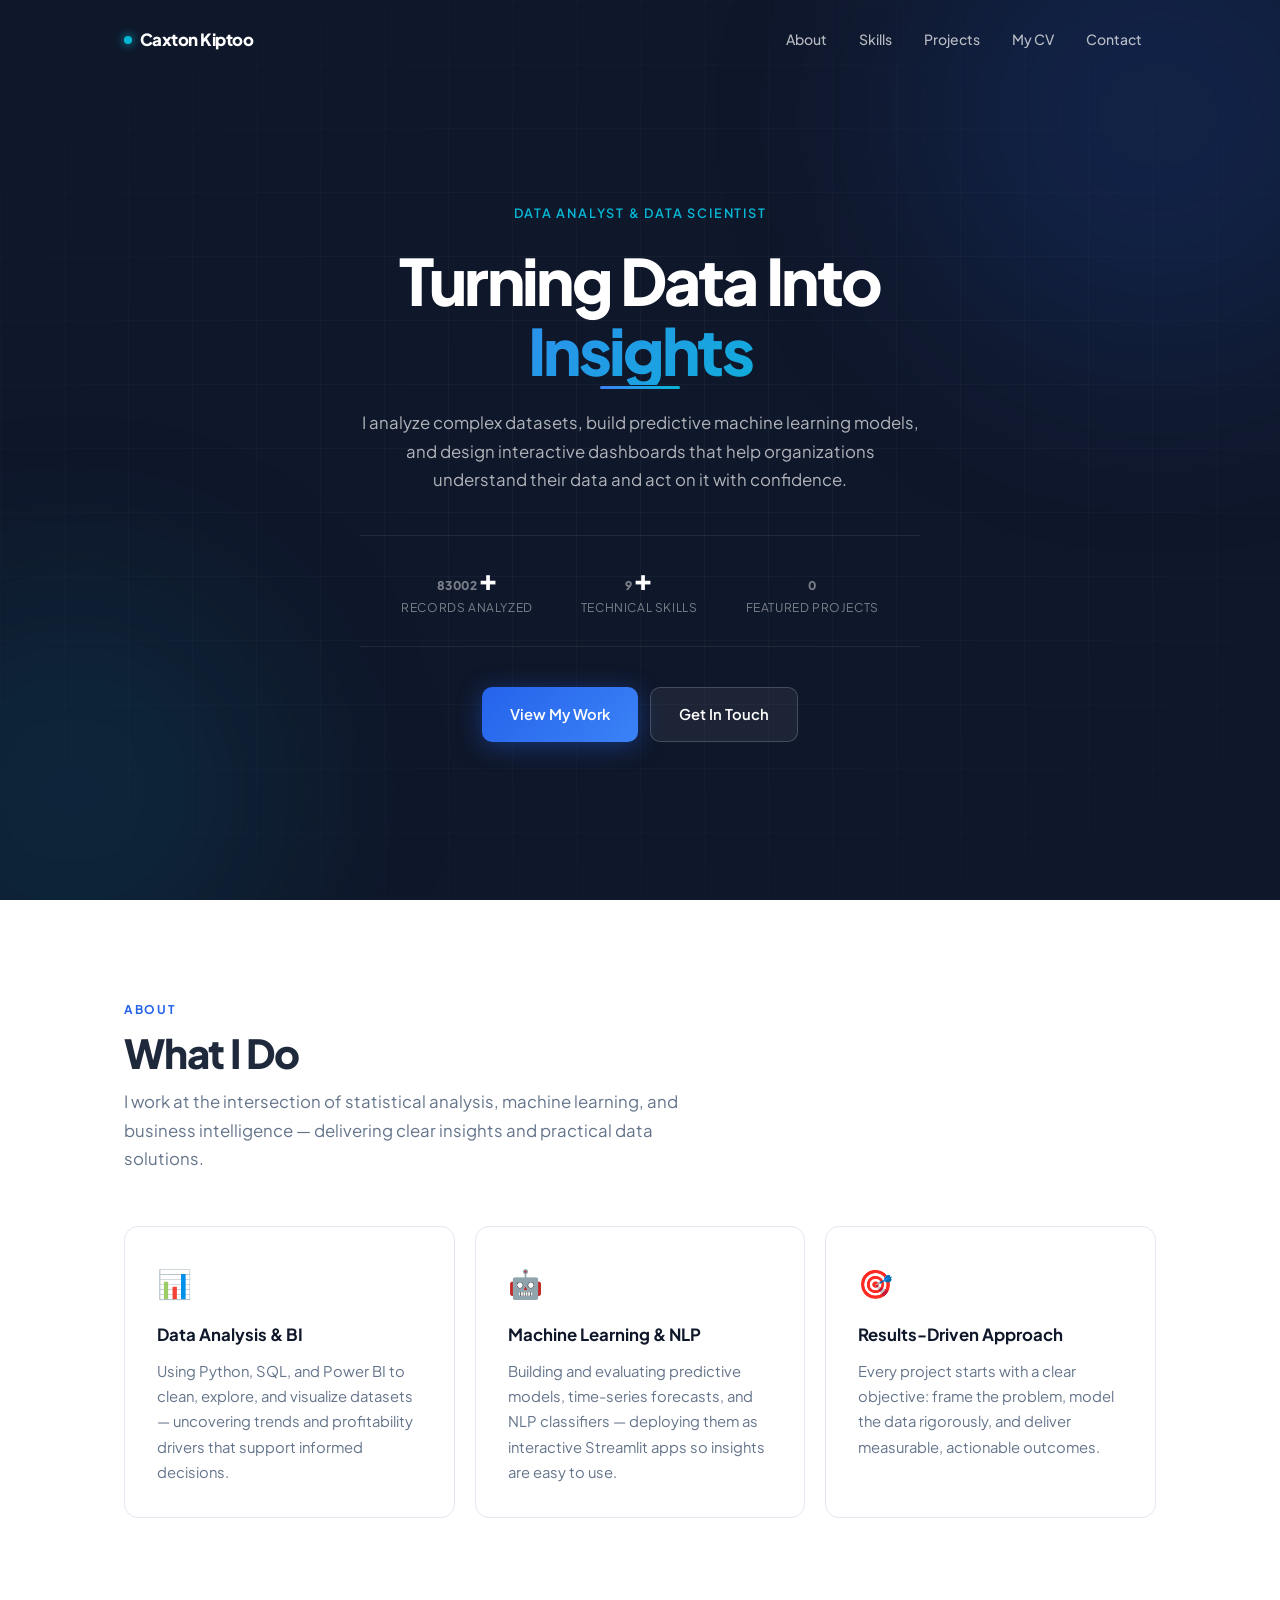
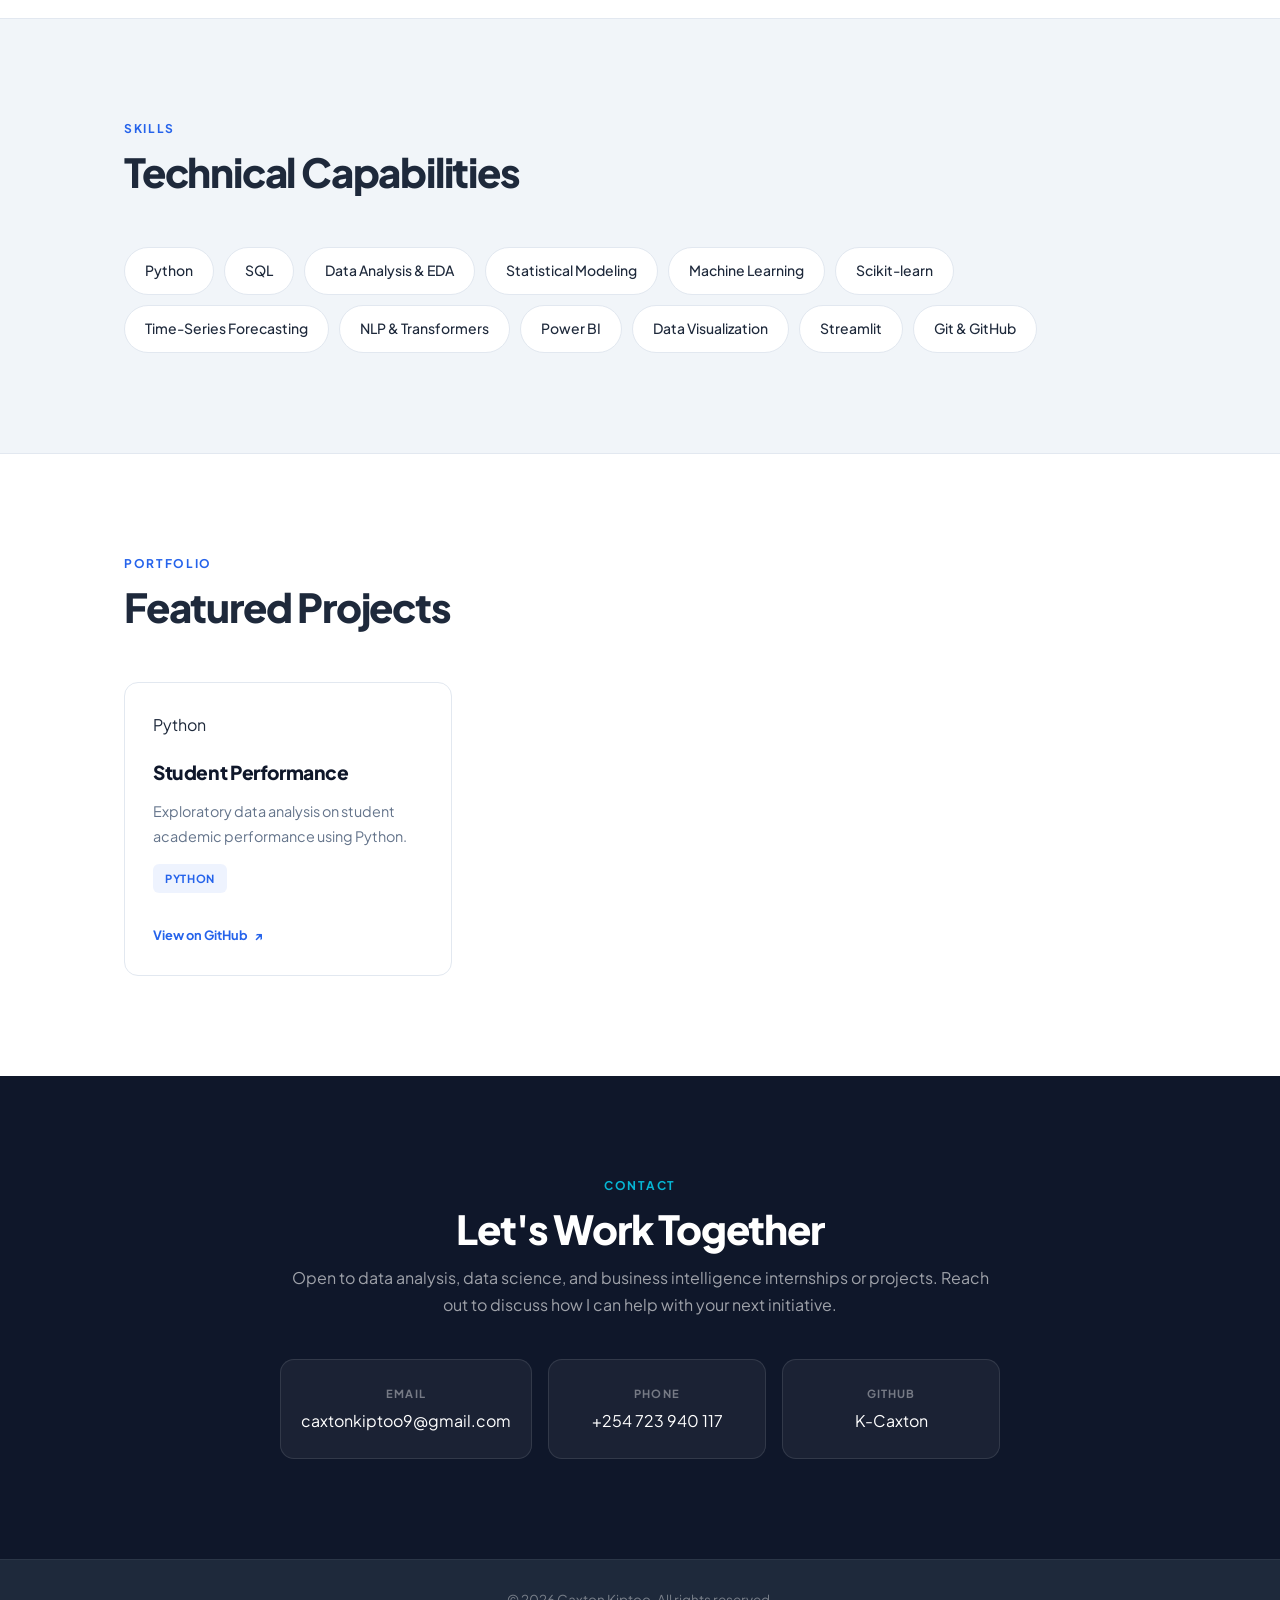
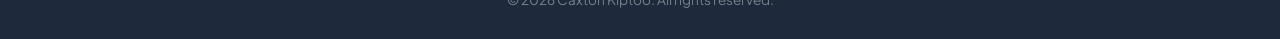
<file: index.html>
<!DOCTYPE html>
<html lang="en">
<head>
    <meta charset="UTF-8">
    <meta name="viewport" content="width=device-width, initial-scale=1.0">
    <meta name="description" content="Caxton Kiptoo — Data Analyst & Data Scientist specializing in Python, SQL, Machine Learning, and Power BI.">
    <meta name="theme-color" content="#0f172a">
    <title>Caxton Kiptoo | Data Analyst & Data Scientist</title>
    <link rel="preconnect" href="https://fonts.googleapis.com">
    <link rel="preconnect" href="https://fonts.gstatic.com" crossorigin>
    <link href="https://fonts.googleapis.com/css2?family=Plus+Jakarta+Sans:wght@400;500;600;700;800&display=swap" rel="stylesheet">
    <link rel="stylesheet" href="style.css">
</head>

<body>

<header id="header">
    <div class="nav-container">
        <a href="#" class="logo">Caxton Kiptoo</a>

        <button class="nav-toggle" aria-label="Toggle navigation" aria-expanded="false">
            <span></span><span></span><span></span>
        </button>

        <nav class="nav-links">
            <a href="#about">About</a>
            <a href="#skills">Skills</a>
            <a href="#projects">Projects</a>
            <a href="cv.html" target="_blank" rel="noopener">My CV</a>
            <a href="#contact">Contact</a>
        </nav>
    </div>
</header>

<section class="hero" id="hero">
    <div class="hero-bg" aria-hidden="true">
        <div class="hero-glow hero-glow--1"></div>
        <div class="hero-glow hero-glow--2"></div>
        <div class="hero-grid"></div>
    </div>

    <div class="hero-content">
        <p class="hero-role">Data Analyst & Data Scientist</p>

        <h1>
            Turning Data Into
            <span class="accent-line"><span id="rotatingWord">Decisions</span></span>
        </h1>

        <p class="hero-desc">
            I analyze complex datasets, build predictive machine learning models, and design interactive dashboards
            that help organizations understand their data and act on it with confidence.
        </p>

        <div class="hero-stats">
            <div class="stat">
                <strong><span class="counter" data-target="100000">0</span>+</strong>
                <span>Records Analyzed</span>
            </div>
            <div class="stat">
                <strong><span class="counter" data-target="12">0</span>+</strong>
                <span>Technical Skills</span>
            </div>
            <div class="stat">
                <strong><span class="counter" id="project-count" data-target="0">0</span></strong>
                <span>Featured Projects</span>
            </div>
        </div>

        <div class="hero-actions">
            <a href="#projects" class="btn btn-primary">View My Work</a>
            <a href="#contact" class="btn btn-secondary">Get In Touch</a>
        </div>
    </div>
</section>

<main>

    <section id="about" class="section reveal">
        <div class="container">
            <div class="section-intro">
                <span class="section-label">About</span>
                <h2>What I Do</h2>
                <p class="section-lead">
                    I work at the intersection of statistical analysis, machine learning, and business intelligence —
                    delivering clear insights and practical data solutions.
                </p>
            </div>

            <div class="about-grid">
                <article class="about-card reveal-item">
                    <div class="about-icon">📊</div>
                    <h3>Data Analysis & BI</h3>
                    <p>
                        Using Python, SQL, and Power BI to clean, explore, and visualize datasets —
                        uncovering trends and profitability drivers that support informed decisions.
                    </p>
                </article>
                <article class="about-card reveal-item">
                    <div class="about-icon">🤖</div>
                    <h3>Machine Learning & NLP</h3>
                    <p>
                        Building and evaluating predictive models, time-series forecasts, and NLP classifiers —
                        deploying them as interactive Streamlit apps so insights are easy to use.
                    </p>
                </article>
                <article class="about-card reveal-item">
                    <div class="about-icon">🎯</div>
                    <h3>Results-Driven Approach</h3>
                    <p>
                        Every project starts with a clear objective: frame the problem,
                        model the data rigorously, and deliver measurable, actionable outcomes.
                    </p>
                </article>
            </div>
        </div>
    </section>

    <section id="skills" class="section section-alt reveal">
        <div class="container">
            <div class="section-intro">
                <span class="section-label">Skills</span>
                <h2>Technical Capabilities</h2>
            </div>

            <div class="skills-grid">
                <span class="skill-tag">Python</span>
                <span class="skill-tag">SQL</span>
                <span class="skill-tag">Data Analysis & EDA</span>
                <span class="skill-tag">Statistical Modeling</span>
                <span class="skill-tag">Machine Learning</span>
                <span class="skill-tag">Scikit-learn</span>
                <span class="skill-tag">Time-Series Forecasting</span>
                <span class="skill-tag">NLP & Transformers</span>
                <span class="skill-tag">Power BI</span>
                <span class="skill-tag">Data Visualization</span>
                <span class="skill-tag">Streamlit</span>
                <span class="skill-tag">Git & GitHub</span>
            </div>
        </div>
    </section>

    <section id="projects" class="section reveal">
        <div class="container">
            <div class="section-intro">
                <span class="section-label">Portfolio</span>
                <h2>Featured Projects</h2>
            </div>

            <div id="projects-grid" class="projects-grid">
                <div class="projects-loading">Loading projects…</div>
            </div>
        </div>
    </section>

    <section id="contact" class="section section-dark reveal">
        <div class="container">
            <div class="contact-wrap">
                <span class="section-label section-label-light">Contact</span>
                <h2>Let's Work Together</h2>
                <p>
                    Open to data analysis, data science, and business intelligence internships or projects.
                    Reach out to discuss how I can help with your next initiative.
                </p>

                <div class="contact-grid">
                    <a href="mailto:caxtonkiptoo9@gmail.com" class="contact-card reveal-item">
                        <span class="contact-label">Email</span>
                        caxtonkiptoo9@gmail.com
                    </a>
                    <a href="tel:+254723940117" class="contact-card reveal-item">
                        <span class="contact-label">Phone</span>
                        +254 723 940 117
                    </a>
                    <a href="https://github.com/K-Caxton" target="_blank" rel="noopener" class="contact-card reveal-item">
                        <span class="contact-label">GitHub</span>
                        K-Caxton
                    </a>
                </div>
            </div>
        </div>
    </section>

</main>


<footer>
    <div class="container">
        <p>&copy; 2026 Caxton Kiptoo. All rights reserved.</p>
    </div>
</footer>

<script src="script.js"></script>
</body>
</html>
</file>
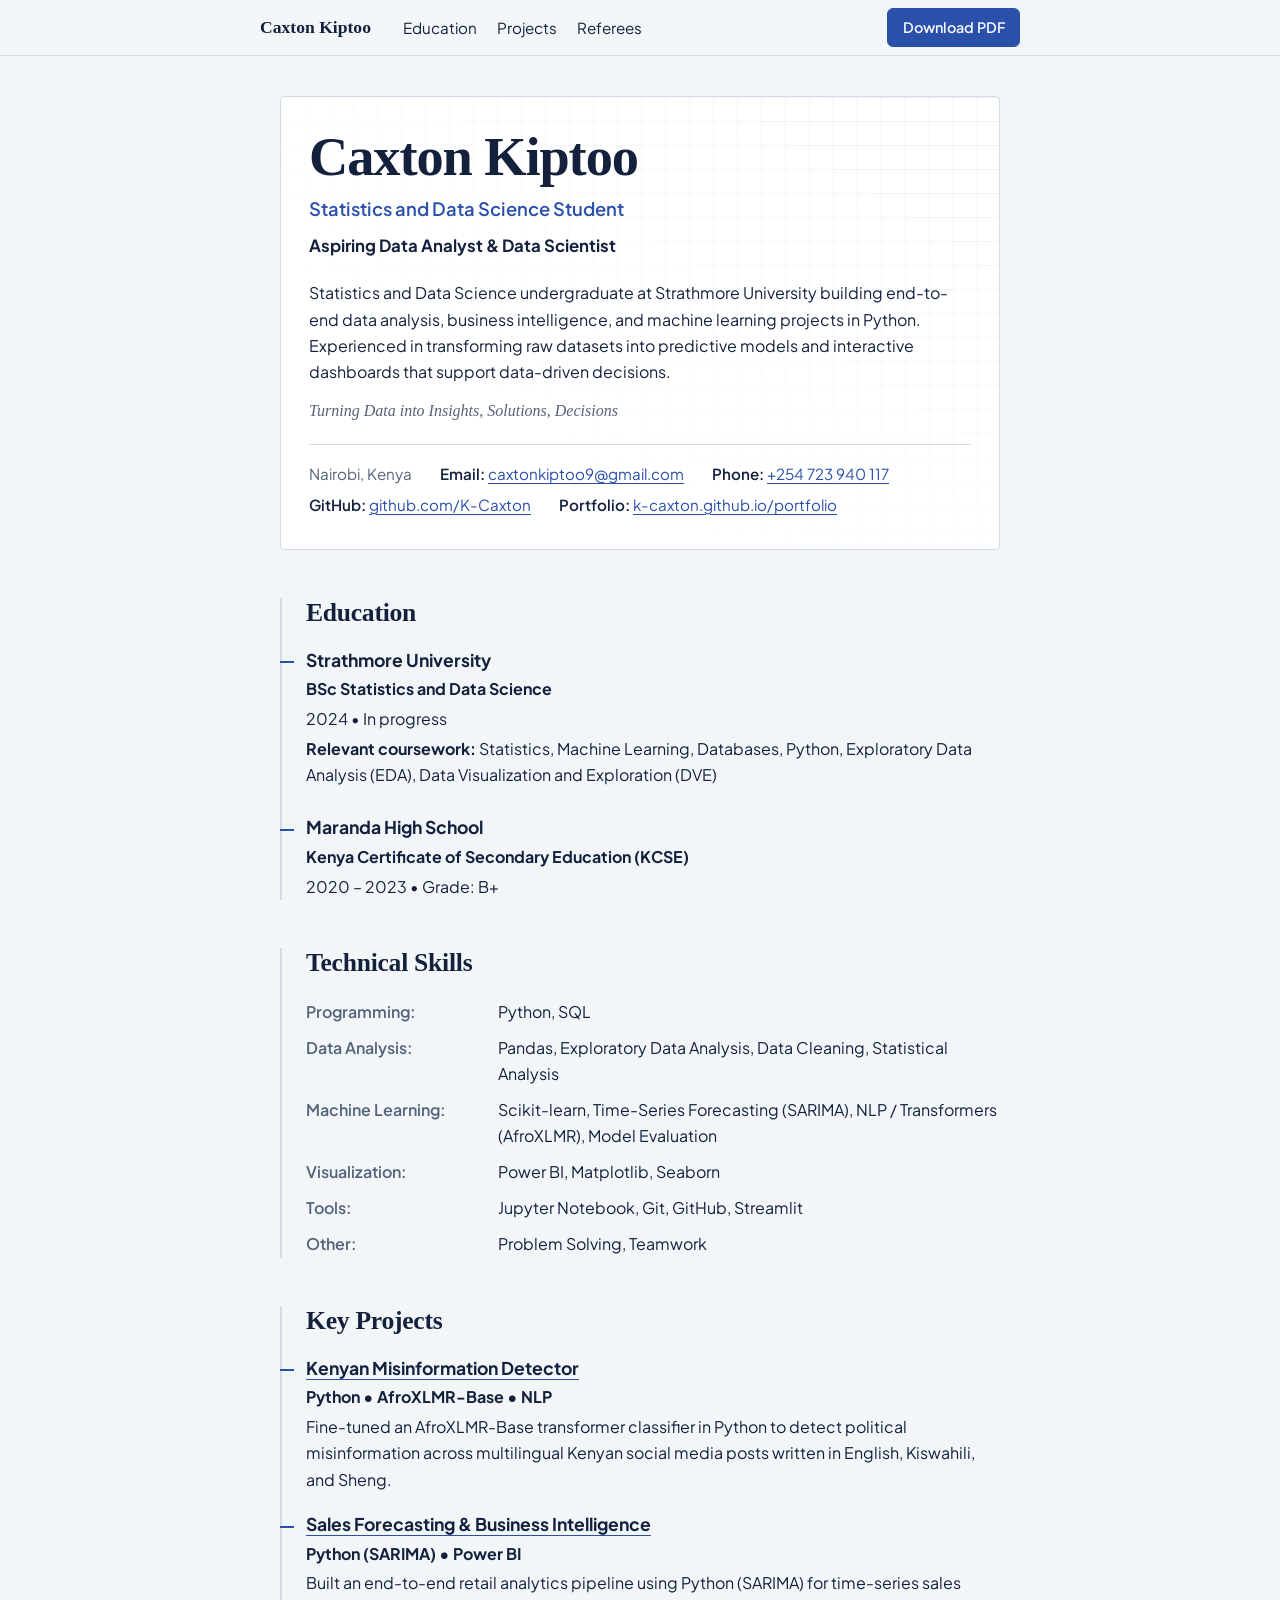
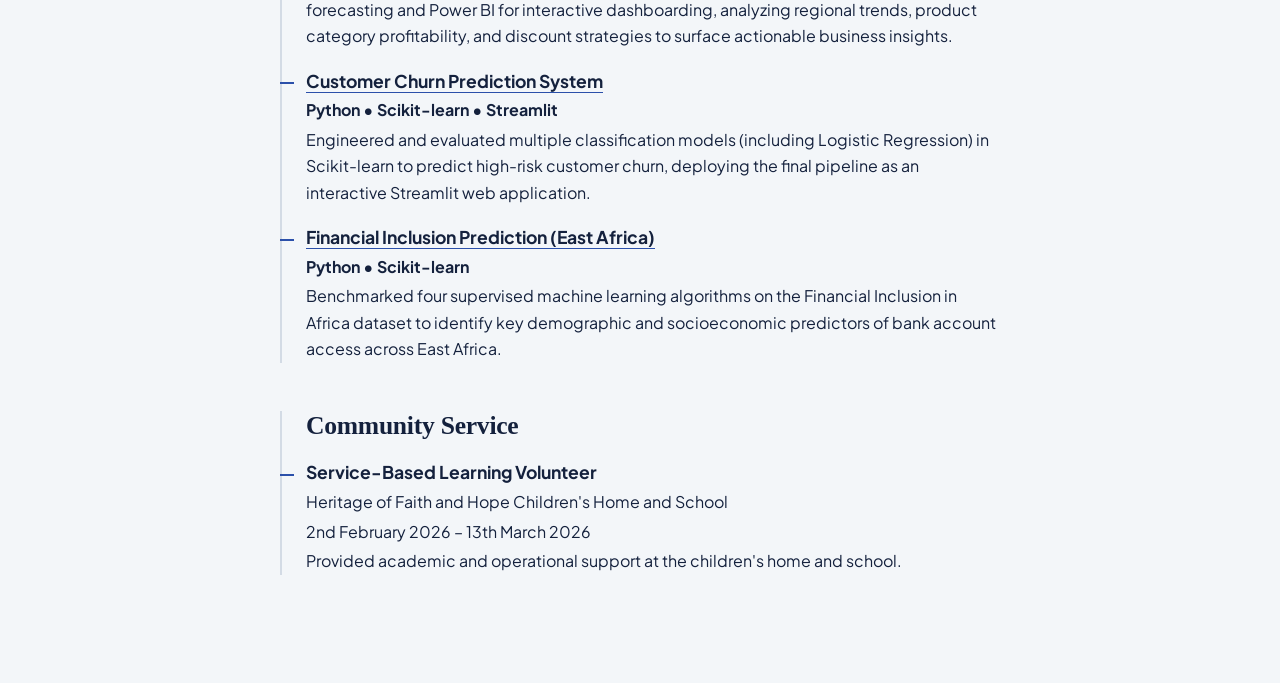
<file: cv.html>
<!DOCTYPE html>
<html lang="en">
<head>
    <meta charset="UTF-8">
    <meta name="viewport" content="width=device-width, initial-scale=1">
    <title>Caxton Kiptoo | CV</title>
    <link rel="stylesheet" href="cv.css">
    <link rel="preconnect" href="https://fonts.googleapis.com">
    <link rel="preconnect" href="https://fonts.gstatic.com" crossorigin>
    <link href="https://fonts.googleapis.com/css2?family=Plus+Jakarta+Sans:wght@400;600;700&display=swap" rel="stylesheet">
</head>
<body>
    <header>
        <span class="brand">Caxton Kiptoo</span>

        <nav aria-label="CV sections">
            <a href="#education">Education</a>
            <a href="#projects">Projects</a>
            <a href="#referees">Referees</a>
        </nav>

        <button id="download-cv" type="button">Download PDF</button>
    </header>

    <main id="cv-content">
        <p>Loading CV…</p>
        <noscript>This CV needs JavaScript enabled to load.</noscript>
    </main>

    <script src="cv.js"></script>
</body>
</html>
</file>
<file: style.css>
:root {
    --navy:       #0f172a;
    --navy-mid:   #1e293b;
    --blue:       #2563eb;
    --blue-light: #3b82f6;
    --cyan:       #06b6d4;
    --purple:     #8b5cf6;
    --bg:         #ffffff;
    --bg-alt:     #f1f5f9;
    --text:       #1e293b;
    --muted:      #64748b;
    --border:     #e2e8f0;
    --radius:     14px;
    --shadow:     0 4px 24px rgba(15, 23, 42, 0.07);
    --shadow-lg:  0 16px 48px rgba(15, 23, 42, 0.12);
    --ease:       cubic-bezier(0.4, 0, 0.2, 1);
    --ease-out:   cubic-bezier(0.16, 1, 0.3, 1);
}

*, *::before, *::after { margin: 0; padding: 0; box-sizing: border-box; }

html { scroll-behavior: smooth; }

body {
    font-family: 'Plus Jakarta Sans', system-ui, sans-serif;
    background: var(--bg);
    color: var(--text);
    line-height: 1.7;
    -webkit-font-smoothing: antialiased;
}

a { color: inherit; }

.container {
    max-width: 1080px;
    margin: 0 auto;
    padding: 0 24px;
}

/* ── Header ── */
header {
    position: fixed;
    top: 0; left: 0; right: 0;
    z-index: 100;
    transition: background 0.35s var(--ease), box-shadow 0.35s var(--ease);
}

header.scrolled {
    background: rgba(15, 23, 42, 0.95);
    backdrop-filter: blur(16px);
    -webkit-backdrop-filter: blur(16px);
    box-shadow: 0 1px 0 rgba(255, 255, 255, 0.06);
}

.nav-container {
    max-width: 1080px;
    margin: 0 auto;
    padding: 20px 24px;
    display: flex;
    align-items: center;
    justify-content: space-between;
}

.logo {
    font-size: 1.05rem;
    font-weight: 800;
    color: #fff;
    text-decoration: none;
    letter-spacing: -0.03em;
    display: flex;
    align-items: center;
    gap: 8px;
}

.logo::before {
    content: '';
    width: 8px;
    height: 8px;
    background: var(--cyan);
    border-radius: 50%;
    box-shadow: 0 0 10px var(--cyan);
    animation: pulse-dot 2.5s ease infinite;
}

@keyframes pulse-dot {
    0%, 100% { opacity: 1; box-shadow: 0 0 10px var(--cyan); }
    50%       { opacity: 0.6; box-shadow: 0 0 18px var(--cyan); }
}

.nav-links { display: flex; gap: 4px; }

.nav-links a {
    position: relative;
    color: rgba(255, 255, 255, 0.7);
    text-decoration: none;
    font-size: 0.875rem;
    font-weight: 500;
    padding: 8px 14px;
    border-radius: 8px;
    transition: color 0.25s, background 0.25s;
}

.nav-links a::after {
    content: '';
    position: absolute;
    bottom: 4px;
    left: 14px;
    right: 14px;
    height: 2px;
    background: linear-gradient(90deg, var(--blue-light), var(--cyan));
    border-radius: 2px;
    transform: scaleX(0);
    transition: transform 0.3s var(--ease-out);
}

.nav-links a:hover,
.nav-links a.active {
    color: #fff;
    background: rgba(255, 255, 255, 0.08);
}

.nav-links a:hover::after,
.nav-links a.active::after {
    transform: scaleX(1);
}

.nav-toggle {
    display: none;
    flex-direction: column;
    gap: 5px;
    background: none;
    border: none;
    cursor: pointer;
    padding: 4px;
}

.nav-toggle span {
    display: block;
    width: 22px;
    height: 2px;
    background: #fff;
    border-radius: 2px;
    transition: transform 0.3s, opacity 0.3s;
}

.nav-toggle.open span:nth-child(1) { transform: translateY(7px) rotate(45deg); }
.nav-toggle.open span:nth-child(2) { opacity: 0; }
.nav-toggle.open span:nth-child(3) { transform: translateY(-7px) rotate(-45deg); }

/* ── Hero ── */
.hero {
    position: relative;
    min-height: 100vh;
    display: flex;
    align-items: center;
    justify-content: center;
    text-align: center;
    padding: 120px 24px 80px;
    background: var(--navy);
    color: #fff;
    overflow: hidden;
}

.hero-bg {
    position: absolute;
    inset: 0;
    pointer-events: none;
}

.hero-glow {
    position: absolute;
    border-radius: 50%;
    filter: blur(100px);
    animation: drift 12s ease-in-out infinite;
}

.hero-glow--1 {
    width: 500px; height: 500px;
    background: rgba(37, 99, 235, 0.15);
    top: -15%; right: -10%;
}

.hero-glow--2 {
    width: 400px; height: 400px;
    background: rgba(6, 182, 212, 0.1);
    bottom: -10%; left: -10%;
    animation-delay: -6s;
}

@keyframes drift {
    0%, 100% { transform: translate(0, 0); }
    50%       { transform: translate(20px, -20px); }
}

.hero-grid {
    position: absolute;
    inset: 0;
    background-image:
        linear-gradient(rgba(255, 255, 255, 0.03) 1px, transparent 1px),
        linear-gradient(90deg, rgba(255, 255, 255, 0.03) 1px, transparent 1px);
    background-size: 64px 64px;
    mask-image: radial-gradient(ellipse 80% 70% at 50% 50%, black 20%, transparent 100%);
}

.hero-content {
    position: relative;
    z-index: 1;
    max-width: 740px;
}

.hero-role {
    display: inline-block;
    font-size: 0.8rem;
    font-weight: 600;
    letter-spacing: 0.14em;
    text-transform: uppercase;
    color: var(--cyan);
    margin-bottom: 20px;
    opacity: 0;
    animation: fadeUp 0.7s var(--ease-out) 0.1s forwards;
}

.hero h1 {
    font-size: clamp(2.4rem, 6vw, 4rem);
    font-weight: 800;
    line-height: 1.1;
    letter-spacing: -0.04em;
    margin-bottom: 24px;
    opacity: 0;
    animation: fadeUp 0.7s var(--ease-out) 0.25s forwards;
}

.accent-line {
    display: block;
    background: linear-gradient(135deg, var(--blue-light), var(--cyan), var(--purple), var(--blue-light));
    background-size: 300% auto;
    -webkit-background-clip: text;
    -webkit-text-fill-color: transparent;
    background-clip: text;
    position: relative;
    animation: shimmer 5s linear infinite;
}

@keyframes shimmer {
    0%   { background-position: 0% center; }
    100% { background-position: 300% center; }
}

#rotatingWord {
    display: inline-block;
    transition: opacity 0.35s, transform 0.35s var(--ease-out);
}

.accent-line::after {
    content: '';
    position: absolute;
    bottom: -4px;
    left: 50%;
    transform: translateX(-50%);
    width: 0;
    height: 3px;
    background: linear-gradient(90deg, var(--blue-light), var(--cyan));
    border-radius: 2px;
    animation: lineGrow 0.8s var(--ease-out) 0.9s forwards;
}

@keyframes lineGrow { to { width: 80px; } }

.hero-desc {
    font-size: 1.05rem;
    color: rgba(255, 255, 255, 0.68);
    max-width: 560px;
    margin: 0 auto 40px;
    opacity: 0;
    animation: fadeUp 0.7s var(--ease-out) 0.4s forwards;
}

@keyframes fadeUp {
    from { opacity: 0; transform: translateY(22px); }
    to   { opacity: 1; transform: translateY(0); }
}

.hero-stats {
    display: flex;
    justify-content: center;
    gap: 48px;
    margin-bottom: 40px;
    padding: 28px 0;
    border-top: 1px solid rgba(255, 255, 255, 0.08);
    border-bottom: 1px solid rgba(255, 255, 255, 0.08);
    opacity: 0;
    animation: fadeUp 0.7s var(--ease-out) 0.55s forwards;
}

.stat { display: flex; flex-direction: column; gap: 4px; }

.stat strong {
    font-size: 1.85rem;
    font-weight: 800;
    line-height: 1;
}

.stat span {
    font-size: 0.75rem;
    color: rgba(255, 255, 255, 0.45);
    letter-spacing: 0.05em;
    text-transform: uppercase;
}

.hero-actions {
    display: flex;
    gap: 12px;
    justify-content: center;
    flex-wrap: wrap;
    opacity: 0;
    animation: fadeUp 0.7s var(--ease-out) 0.7s forwards;
}

.btn {
    display: inline-flex;
    align-items: center;
    gap: 8px;
    text-decoration: none;
    font-weight: 600;
    font-size: 0.925rem;
    padding: 14px 28px;
    border-radius: 10px;
    transition: transform 0.25s var(--ease-out), box-shadow 0.25s, background 0.25s;
}

.btn-primary {
    background: linear-gradient(135deg, var(--blue), var(--blue-light));
    color: #fff;
    box-shadow: 0 4px 24px rgba(37, 99, 235, 0.4);
    animation: btn-glow 3s ease-in-out infinite;
}

@keyframes btn-glow {
    0%, 100% { box-shadow: 0 4px 24px rgba(37, 99, 235, 0.4); }
    50%       { box-shadow: 0 4px 32px rgba(6, 182, 212, 0.45); }
}

.btn-primary:hover {
    transform: translateY(-3px) scale(1.02);
    box-shadow: 0 10px 36px rgba(37, 99, 235, 0.5);
    animation: none;
}

.btn-secondary {
    background: rgba(255, 255, 255, 0.06);
    color: #fff;
    border: 1px solid rgba(255, 255, 255, 0.18);
}

.btn-secondary:hover {
    background: rgba(255, 255, 255, 0.1);
    border-color: rgba(255, 255, 255, 0.35);
    transform: translateY(-2px);
}

/* ── Sections ── */
.section { padding: 100px 0; }

.section-alt {
    background: var(--bg-alt);
    border-top: 1px solid var(--border);
    border-bottom: 1px solid var(--border);
}

.section-dark { background: var(--navy); color: #fff; }

.section-intro { margin-bottom: 52px; max-width: 560px; }

.section-label {
    display: block;
    font-size: 0.75rem;
    font-weight: 700;
    letter-spacing: 0.14em;
    text-transform: uppercase;
    color: var(--blue);
    margin-bottom: 10px;
}

.section-label-light { color: var(--cyan); }

.section-intro h2,
.contact-wrap h2 {
    font-size: clamp(1.85rem, 4vw, 2.5rem);
    font-weight: 800;
    letter-spacing: -0.03em;
    line-height: 1.15;
    margin-bottom: 12px;
}

.section-lead { color: var(--muted); font-size: 1.05rem; }

/* ── Reveal ── */
.reveal {
    opacity: 0;
    transform: translateY(32px);
    transition: opacity 0.7s var(--ease-out), transform 0.7s var(--ease-out);
}

.reveal.visible { opacity: 1; transform: translateY(0); }

.reveal-item {
    opacity: 0;
    transform: translateY(24px);
    transition: opacity 0.6s var(--ease-out), transform 0.6s var(--ease-out);
}

.reveal.visible .reveal-item:nth-child(1) { opacity: 1; transform: none; transition-delay: 0.1s; }
.reveal.visible .reveal-item:nth-child(2) { opacity: 1; transform: none; transition-delay: 0.2s; }
.reveal.visible .reveal-item:nth-child(3) { opacity: 1; transform: none; transition-delay: 0.3s; }

.about-grid .reveal-item:nth-child(1) { transition-delay: 0.1s; }
.about-grid .reveal-item:nth-child(2) { transition-delay: 0.2s; }
.about-grid .reveal-item:nth-child(3) { transition-delay: 0.3s; }

.contact-grid .reveal-item:nth-child(1) { transition-delay: 0.1s; }
.contact-grid .reveal-item:nth-child(2) { transition-delay: 0.2s; }
.contact-grid .reveal-item:nth-child(3) { transition-delay: 0.3s; }

/* ── About ── */
.about-grid {
    display: grid;
    grid-template-columns: repeat(3, 1fr);
    gap: 20px;
}

.about-card {
    background: var(--bg);
    border: 1px solid var(--border);
    border-radius: var(--radius);
    padding: 32px;
    position: relative;
    overflow: hidden;
    transition: transform 0.3s var(--ease-out), box-shadow 0.3s, border-color 0.3s;
}

.about-card::before {
    content: '';
    position: absolute;
    top: 0; left: 0; right: 0;
    height: 3px;
    background: linear-gradient(90deg, var(--blue), var(--cyan), var(--purple));
    transform: scaleX(0);
    transform-origin: left;
    transition: transform 0.4s var(--ease-out);
}

.about-card:hover {
    transform: translateY(-6px);
    box-shadow: var(--shadow-lg);
    border-color: rgba(37, 99, 235, 0.2);
}

.about-card:hover::before { transform: scaleX(1); }

.about-icon { font-size: 1.75rem; margin-bottom: 14px; }

.about-card h3 {
    font-size: 1.05rem;
    font-weight: 700;
    margin-bottom: 10px;
    color: var(--navy);
}

.about-card p { font-size: 0.925rem; color: var(--muted); }

/* ── Skills ── */
.skills-grid {
    display: flex;
    flex-wrap: wrap;
    gap: 10px;
}

.skill-tag {
    background: var(--bg);
    border: 1px solid var(--border);
    padding: 11px 20px;
    border-radius: 50px;
    font-size: 0.875rem;
    font-weight: 500;
    opacity: 0;
    transform: translateY(12px);
    transition: opacity 0.5s var(--ease-out), transform 0.5s var(--ease-out),
                border-color 0.25s, color 0.25s, box-shadow 0.25s;
}

.reveal.visible .skill-tag {
    opacity: 1;
    transform: none;
}

.reveal.visible .skill-tag:nth-child(1)  { transition-delay: 0.05s; }
.reveal.visible .skill-tag:nth-child(2)  { transition-delay: 0.10s; }
.reveal.visible .skill-tag:nth-child(3)  { transition-delay: 0.15s; }
.reveal.visible .skill-tag:nth-child(4)  { transition-delay: 0.20s; }
.reveal.visible .skill-tag:nth-child(5)  { transition-delay: 0.25s; }
.reveal.visible .skill-tag:nth-child(6)  { transition-delay: 0.30s; }
.reveal.visible .skill-tag:nth-child(7)  { transition-delay: 0.35s; }
.reveal.visible .skill-tag:nth-child(8)  { transition-delay: 0.40s; }
.reveal.visible .skill-tag:nth-child(9)  { transition-delay: 0.45s; }
.reveal.visible .skill-tag:nth-child(10) { transition-delay: 0.50s; }
.reveal.visible .skill-tag:nth-child(11) { transition-delay: 0.55s; }
.reveal.visible .skill-tag:nth-child(12) { transition-delay: 0.60s; }

.skill-tag:hover {
    border-color: var(--cyan);
    color: var(--blue);
    box-shadow: 0 0 20px rgba(6, 182, 212, 0.15);
    transform: translateY(-2px);
}

/* ── Projects Grid (auto-loaded) ── */
.projects-grid {
    display: grid;
    grid-template-columns: repeat(auto-fill, minmax(320px, 1fr));
    gap: 24px;
}

.projects-loading,
.projects-empty {
    grid-column: 1 / -1;
    text-align: center;
    color: var(--muted);
    padding: 48px 24px;
    font-size: 0.95rem;
}

.project-card {
    background: var(--bg);
    border: 1px solid var(--border);
    border-radius: var(--radius);
    padding: 32px;
    display: flex;
    flex-direction: column;
    position: relative;
    overflow: hidden;
    transition: transform 0.3s var(--ease-out), box-shadow 0.3s, border-color 0.3s;
    opacity: 0;
    transform: translateY(20px);
    animation: cardIn 0.6s var(--ease-out) forwards;
    animation-delay: calc(var(--i, 0) * 0.1s);
}

@keyframes cardIn {
    to { opacity: 1; transform: translateY(0); }
}

.project-card::before {
    content: '';
    position: absolute;
    top: 0; left: 0; right: 0;
    height: 3px;
    background: linear-gradient(90deg, var(--blue), var(--cyan), var(--purple));
    transform: scaleX(0);
    transform-origin: left;
    transition: transform 0.4s var(--ease-out);
}

.project-card:hover {
    transform: translateY(-5px);
    box-shadow: var(--shadow-lg);
    border-color: rgba(37, 99, 235, 0.2);
}

.project-card:hover::before { transform: scaleX(1); }

.project-card h3 {
    font-size: 1.2rem;
    font-weight: 700;
    color: var(--navy);
    margin-bottom: 10px;
    letter-spacing: -0.02em;
}

.project-card p {
    font-size: 0.925rem;
    color: var(--muted);
    flex: 1;
    margin-bottom: 24px;
}

.project-meta {
    display: flex;
    flex-wrap: wrap;
    gap: 8px;
    margin-bottom: 16px;
}

.project-tag {
    font-size: 0.7rem;
    font-weight: 700;
    letter-spacing: 0.06em;
    text-transform: uppercase;
    color: var(--blue);
    background: rgba(37, 99, 235, 0.08);
    padding: 5px 12px;
    border-radius: 6px;
}

.project-link {
    display: inline-flex;
    align-items: center;
    gap: 8px;
    font-weight: 700;
    font-size: 0.925rem;
    color: var(--blue);
    text-decoration: none;
    transition: gap 0.25s;
}

.project-link:hover {
    gap: 14px;
}

/* ── Contact ── */
.contact-wrap {
    text-align: center;
    max-width: 720px;
    margin: 0 auto;
}

.contact-wrap h2 { color: #fff; }

.contact-wrap > p {
    color: rgba(255, 255, 255, 0.6);
    margin-bottom: 40px;
}

.contact-grid {
    display: grid;
    grid-template-columns: repeat(3, 1fr);
    gap: 16px;
}

.contact-card {
    display: flex;
    flex-direction: column;
    gap: 4px;
    text-decoration: none;
    color: #fff;
    background: rgba(255, 255, 255, 0.05);
    border: 1px solid rgba(255, 255, 255, 0.1);
    padding: 24px 20px;
    border-radius: var(--radius);
    transition: background 0.25s, border-color 0.25s, transform 0.25s var(--ease-out);
}

.contact-card:hover {
    background: rgba(255, 255, 255, 0.08);
    border-color: rgba(6, 182, 212, 0.5);
    transform: translateY(-4px);
    box-shadow: 0 8px 32px rgba(6, 182, 212, 0.12);
}

.contact-label {
    font-size: 0.7rem;
    font-weight: 700;
    letter-spacing: 0.1em;
    text-transform: uppercase;
    color: rgba(255, 255, 255, 0.4);
}

/* ── Footer ── */
footer {
    background: var(--navy-mid);
    border-top: 1px solid rgba(255, 255, 255, 0.06);
    padding: 28px 0;
    text-align: center;
}

footer p { font-size: 0.85rem; color: rgba(255, 255, 255, 0.4); }

/* ── Mobile ── */
@media (max-width: 768px) {
    .nav-toggle { display: flex; }

    .nav-links {
        position: fixed;
        top: 0; right: -100%;
        width: min(280px, 85vw);
        height: 100vh;
        background: var(--navy);
        flex-direction: column;
        padding: 80px 28px 28px;
        gap: 4px;
        border-left: 1px solid rgba(255, 255, 255, 0.08);
        transition: right 0.35s var(--ease-out);
    }

    .nav-links.open { right: 0; }

    .hero-stats { flex-direction: column; gap: 20px; align-items: center; }

    .about-grid,
    .contact-grid { grid-template-columns: 1fr; }

    .section { padding: 72px 0; }
}

@media (prefers-reduced-motion: reduce) {
    *, *::before, *::after {
        animation-duration: 0.01ms !important;
        transition-duration: 0.01ms !important;
    }

    .reveal, .reveal-item, .skill-tag, .hero-content > * {
        opacity: 1 !important;
        transform: none !important;
    }
}

/* ── GitHub Projects ── */
.github-projects-wrap {
    margin-top: 64px;
}

.github-projects-heading {
    margin-bottom: 28px;
}

.github-projects-heading h3 {
    font-size: 1.5rem;
    font-weight: 800;
    letter-spacing: -0.02em;
    color: var(--navy);
}

.github-projects {
    display: grid;
    grid-template-columns: repeat(2, 1fr);
    gap: 20px;
}

.github-project-card {
    background: var(--bg);
    border: 1px solid var(--border);
    border-radius: var(--radius);
    padding: 28px;
    display: flex;
    flex-direction: column;
    min-height: 280px;
    position: relative;
    overflow: hidden;

    opacity: 0;
    transform: translateY(24px);

    transition:
        opacity 0.6s var(--ease-out),
        transform 0.6s var(--ease-out),
        box-shadow 0.3s,
        border-color 0.3s;
}

.github-project-card.visible {
    opacity: 1;
    transform: translateY(0);
}

.github-project-card::before {
    content: '';
    position: absolute;
    top: 0;
    left: 0;
    right: 0;
    height: 3px;
    background: linear-gradient(90deg, var(--blue), var(--cyan), var(--purple));
    transform: scaleX(0);
    transform-origin: left;
    transition: transform 0.4s var(--ease-out);
}

.github-project-card:hover {
    transform: translateY(-6px);
    box-shadow: var(--shadow-lg);
    border-color: rgba(37, 99, 235, 0.2);
}

.github-project-card:hover::before {
    transform: scaleX(1);
}

.github-project-meta {
    display: flex;
    flex-wrap: wrap;
    gap: 8px;
    margin-bottom: 18px;
}

.github-project-card h3 {
    font-size: 1.2rem;
    font-weight: 800;
    letter-spacing: -0.02em;
    color: var(--navy);
    margin-bottom: 10px;
}

.github-project-description {
    font-size: 0.9rem;
    color: var(--muted);
    margin-bottom: 16px;
    display: -webkit-box;
    -webkit-line-clamp: 4;
    -webkit-box-orient: vertical;
    overflow: hidden;
}

.github-project-tags {
    display: flex;
    flex-wrap: wrap;
    gap: 8px;
    margin-bottom: 16px;
}

.github-project-footer {
    margin-top: auto;
    display: flex;
    align-items: center;
    justify-content: space-between;
    gap: 12px;
    padding-top: 16px;
}

.github-project-updated {
    font-size: 0.72rem;
    color: var(--muted);
}

.github-project-links {
    display: flex;
    align-items: center;
    gap: 14px;
}

.github-project-links a {
    display: inline-flex;
    align-items: center;
    gap: 6px;
    font-size: 0.8rem;
    font-weight: 700;
    color: var(--blue);
    text-decoration: none;
    transition: gap 0.25s;
}

.github-project-links a:hover {
    gap: 10px;
}

.github-status {
    grid-column: 1 / -1;
    text-align: center;
    color: var(--muted);
    font-size: 0.9rem;
    padding: 24px;
}

.github-status.error {
    color: #dc2626;
}

@media (max-width: 768px) {
    .github-projects {
        grid-template-columns: 1fr;
    }

    .github-projects-wrap {
        margin-top: 48px;
    }

    .github-project-card {
        padding: 24px;
    }
}
</file>
<file: cv.css>
/* ---------------------------------------------------------------------------
   Tokens
   Palette: paper, surface, ink, muted, rule, accent (+ a faint plot grid).
   Type: Georgia-style serif for name and section titles, Plus Jakarta Sans for body.
--------------------------------------------------------------------------- */
:root {
    --paper: #f3f6f9;
    --surface: #ffffff;
    --ink: #14213d;
    --muted: #55637a;
    --rule: #d3dbe5;
    --accent: #2b50aa;
    --grid: rgba(43, 80, 170, 0.08);

    --serif: "Iowan Old Style", "Palatino Linotype", Palatino, Georgia, serif;
    --sans: 'Plus Jakarta Sans', sans-serif;

    --content-width: 760px;
    --header-height: 3.5rem;
}

@media (prefers-color-scheme: dark) {
    :root {
        --paper: #0f1720;
        --surface: #16212d;
        --ink: #e8eef5;
        --muted: #9aa8b8;
        --rule: #263445;
        --accent: #8aaeff;
        --grid: rgba(138, 174, 255, 0.07);
    }
}

/* ---------------------------------------------------------------------------
   Base
--------------------------------------------------------------------------- */
*,
*::before,
*::after {
    box-sizing: border-box;
}

html {
    scroll-behavior: smooth;
}

@media (prefers-reduced-motion: reduce) {
    html {
        scroll-behavior: auto;
    }
}

body {
    margin: 0;
    background: var(--paper);
    color: var(--ink);
    font-family: var(--sans);
    font-size: 1rem;
    line-height: 1.65;
    -webkit-font-smoothing: antialiased;
}

a {
    color: var(--accent);
    text-underline-offset: 0.2em;
    text-decoration-thickness: 1px;
}

a:hover {
    text-decoration-thickness: 2px;
}

:focus-visible {
    outline: 2px solid var(--accent);
    outline-offset: 3px;
    border-radius: 2px;
}

/* ---------------------------------------------------------------------------
   Header (sticky, so it never covers the content)
--------------------------------------------------------------------------- */
header {
    position: sticky;
    top: 0;
    z-index: 10;
    display: flex;
    flex-wrap: wrap;
    align-items: center;
    gap: 0.25rem 1.5rem;
    min-height: var(--header-height);
    padding: 0.5rem max(1.25rem, calc((100% - var(--content-width)) / 2));
    background: color-mix(in srgb, var(--paper) 88%, transparent);
    -webkit-backdrop-filter: blur(8px);
    backdrop-filter: blur(8px);
    border-bottom: 1px solid var(--rule);
}

header a {
    color: var(--ink);
    text-decoration: none;
    font-size: 0.95rem;
}

header a:hover {
    color: var(--accent);
    text-decoration: underline;
}

.brand {
    margin-right: 0.5rem;
    font-family: var(--serif);
    font-size: 1.1rem;
    font-weight: 700;
}

header nav {
    display: flex;
    flex-wrap: wrap;
    gap: 0.25rem 1.25rem;
}

#download-cv {
    margin-left: auto;
    padding: 0.4rem 0.9rem;
    border: 1px solid var(--accent);
    border-radius: 6px;
    background: var(--accent);
    color: var(--paper);
    font: inherit;
    font-size: 0.9rem;
    font-weight: 600;
    cursor: pointer;
}

#download-cv:hover {
    background: transparent;
    color: var(--accent);
}

/* ---------------------------------------------------------------------------
   CV column
--------------------------------------------------------------------------- */
#cv-content {
    max-width: var(--content-width);
    margin: 0 auto;
    padding: 2.5rem 1.25rem 5rem;
}

/* ---------------------------------------------------------------------------
   Profile
--------------------------------------------------------------------------- */
.cv-profile {
    position: relative;
    overflow: hidden;
    padding: 2rem 1.75rem;
    border: 1px solid var(--rule);
    border-radius: 4px;
    background: var(--surface);
}

.cv-profile::before {
    content: "";
    position: absolute;
    inset: 0;
    background-image:
        linear-gradient(var(--grid) 1px, transparent 1px),
        linear-gradient(90deg, var(--grid) 1px, transparent 1px);
    background-size: 24px 24px;
    -webkit-mask-image: linear-gradient(to bottom left, #000, transparent 70%);
    mask-image: linear-gradient(to bottom left, #000, transparent 70%);
    pointer-events: none;
}

.cv-profile > * {
    position: relative;
}

.cv-profile h1 {
    margin: 0;
    font-family: var(--serif);
    font-size: clamp(2.25rem, 7vw, 3.4rem);
    line-height: 1.05;
    letter-spacing: -0.02em;
}

.cv-profile .cv-headline {
    margin: 0.5rem 0 1.25rem;
    color: var(--accent);
    font-size: 1.15rem;
    font-weight: 600;
}

.cv-profile .cv-subtitle {
    margin: -0.75rem 0 1.25rem;
    color: var(--ink);
    font-size: 1.05rem;
    font-weight: 700;
}

.cv-profile p {
    max-width: 62ch;
    margin: 0 0 0.75rem;
}

.cv-tagline {
    font-family: var(--serif);
    font-style: italic;
    color: var(--muted);
}

.cv-profile .cv-contact {
    display: flex;
    flex-wrap: wrap;
    gap: 0.35rem 1.75rem;
    max-width: none;
    margin: 1.25rem 0 0;
    padding-top: 1rem;
    border-top: 1px solid var(--rule);
    color: var(--muted);
    font-size: 0.95rem;
}

.cv-contact strong {
    color: var(--ink);
    font-weight: 600;
}

.cv-contact a {
    overflow-wrap: anywhere;
}

/* ---------------------------------------------------------------------------
   Sections
--------------------------------------------------------------------------- */
.cv-section {
    position: relative;
    margin-top: 3rem;
    padding-left: 1.5rem;
    border-left: 2px solid var(--rule);
    scroll-margin-top: calc(var(--header-height) + 1rem);
}

.cv-section h2 {
    margin: 0 0 1.25rem;
    font-family: var(--serif);
    font-size: 1.6rem;
    line-height: 1.2;
    letter-spacing: -0.01em;
}

.cv-item {
    position: relative;
    margin-bottom: 1.75rem;
}

.cv-item::before {
    content: "";
    position: absolute;
    top: 0.8rem;
    left: calc(-1.5rem - 2px);
    width: 0.9rem;
    height: 2px;
    background: var(--accent);
}

.cv-item h3 {
    margin: 0 0 0.25rem;
    font-size: 1.1rem;
    line-height: 1.35;
}

.cv-item h3 a {
    color: var(--ink);
    text-decoration-color: var(--accent);
}

.cv-item h3 a:hover {
    color: var(--accent);
}

.cv-item p {
    margin: 0.2rem 0;
}

#projects .cv-item {
    margin-bottom: 1.25rem;
}

#skills p {
    display: grid;
    grid-template-columns: 11rem 1fr;
    gap: 0.25rem 1rem;
    margin: 0 0 0.6rem;
}

#skills strong {
    color: var(--muted);
    font-weight: 600;
}

.cv-section > p {
    margin: 0 0 0.5rem;
}

/* ---------------------------------------------------------------------------
   Small screens
--------------------------------------------------------------------------- */
@media (max-width: 560px) {
    #cv-content {
        padding-top: 1.5rem;
    }

    .cv-profile {
        padding: 1.5rem 1.25rem;
    }

    .cv-section {
        padding-left: 1.1rem;
    }

    .cv-item::before {
        left: calc(-1.1rem - 2px);
        width: 0.7rem;
    }

    #skills p {
        grid-template-columns: 1fr;
        gap: 0;
    }

    #download-cv {
        margin-left: 0;
    }
}

/* ---------------------------------------------------------------------------
   Print / Save as PDF
--------------------------------------------------------------------------- */
@page {
    margin: 15mm;
}

@media print {
    :root {
        --paper: #fff;
        --surface: #fff;
        --ink: #111827;
        --muted: #4b5563;
        --rule: #cbd5e1;
        --accent: #1e3a8a;
    }

    body {
        font-family: 'Plus Jakarta Sans', sans-serif;
        font-size: 10pt;
        line-height: 1.5;
    }

    header {
        display: none;
    }

    #cv-content {
        max-width: none;
        padding: 0;
    }

    .cv-profile {
        padding: 0 0 1rem;
        border: 0;
        border-bottom: 1.5px solid var(--rule);
        border-radius: 0;
    }

    .cv-profile::before {
        display: none;
    }

    .cv-profile h1 {
        font-size: 22pt;
    }

    .cv-profile .cv-headline {
        margin: 0.3rem 0 0.5rem;
        font-size: 11pt;
    }

    .cv-profile .cv-subtitle {
        margin: -0.25rem 0 0.65rem;
        font-size: 10pt;
    }

    .cv-profile p {
        max-width: none;
        margin: 0 0 0.45rem;
    }

    .cv-profile .cv-contact {
        margin: 0.75rem 0 0;
        padding-top: 0.65rem;
        font-size: 9pt;
    }

    .cv-section {
        margin-top: 1.4rem;
        padding-left: 1.15rem;
    }

    .cv-section h2 {
        margin: 0 0 0.75rem;
        font-size: 13pt;
        break-after: avoid;
    }

    .cv-item {
        margin-bottom: 1rem;
        break-inside: avoid;
    }

    .cv-item::before {
        top: 0.6rem;
        left: calc(-1.15rem - 2px);
        width: 0.7rem;
    }

    .cv-item h3 {
        font-size: 10.5pt;
        margin-bottom: 0.15rem;
    }

    .cv-item p {
        margin: 0.15rem 0;
    }

    #projects .cv-item {
        margin-bottom: 1rem;
    }

    #skills p {
        grid-template-columns: 10rem 1fr;
        margin: 0 0 0.4rem;
        break-inside: avoid;
    }

    a {
        color: inherit;
        text-decoration: none;
    }
}
</file>
